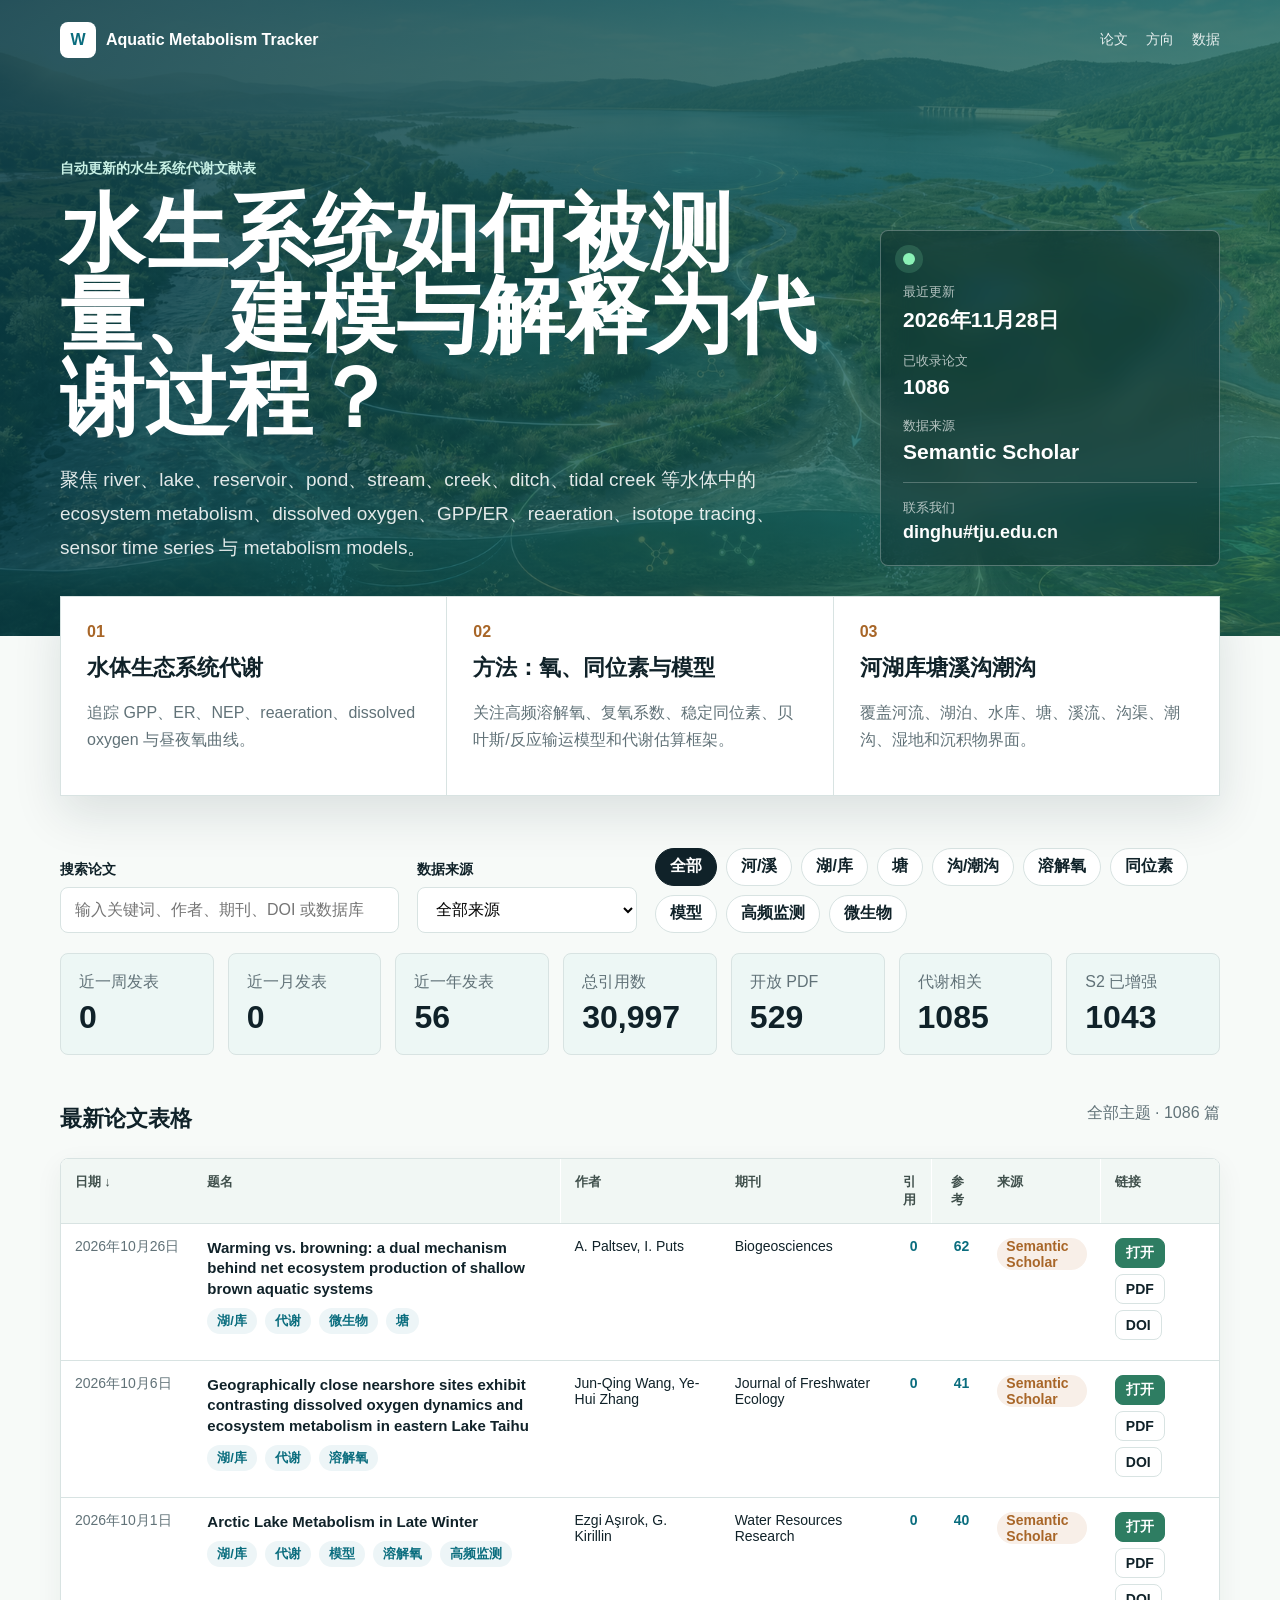
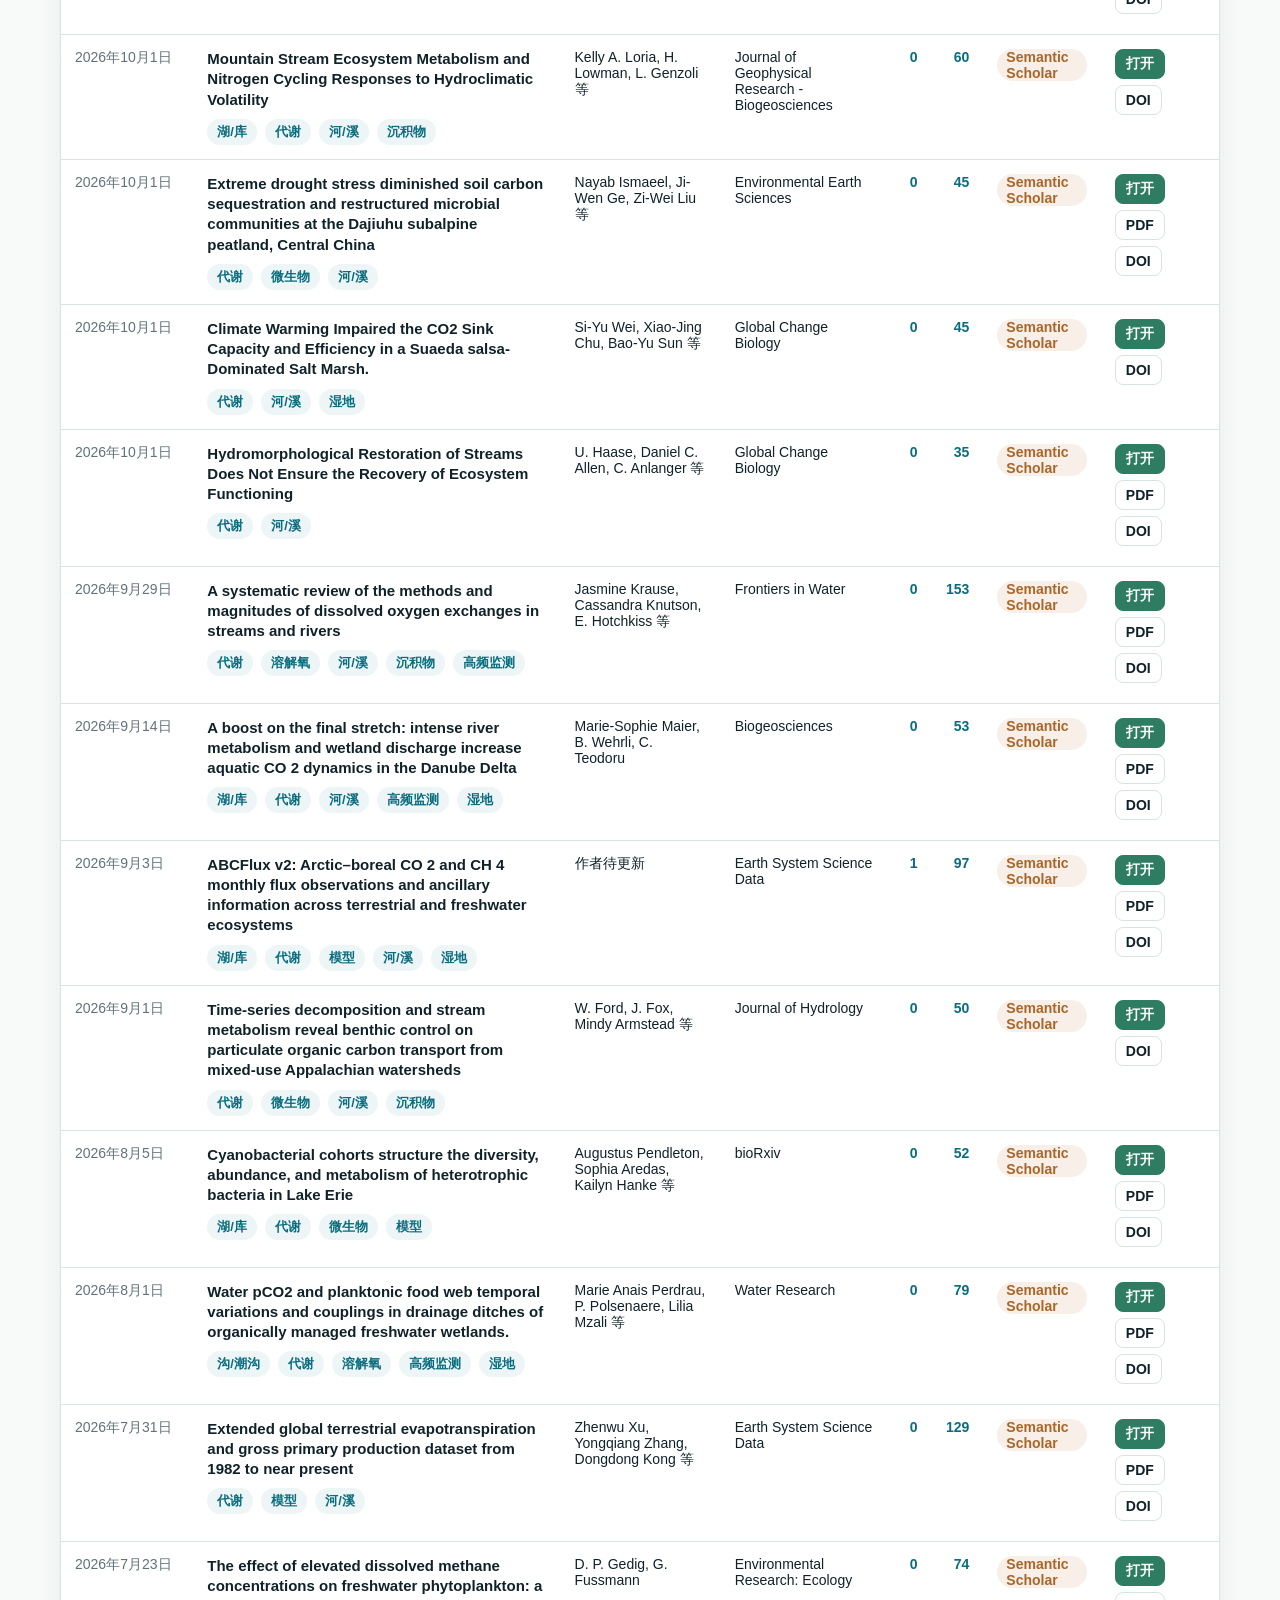
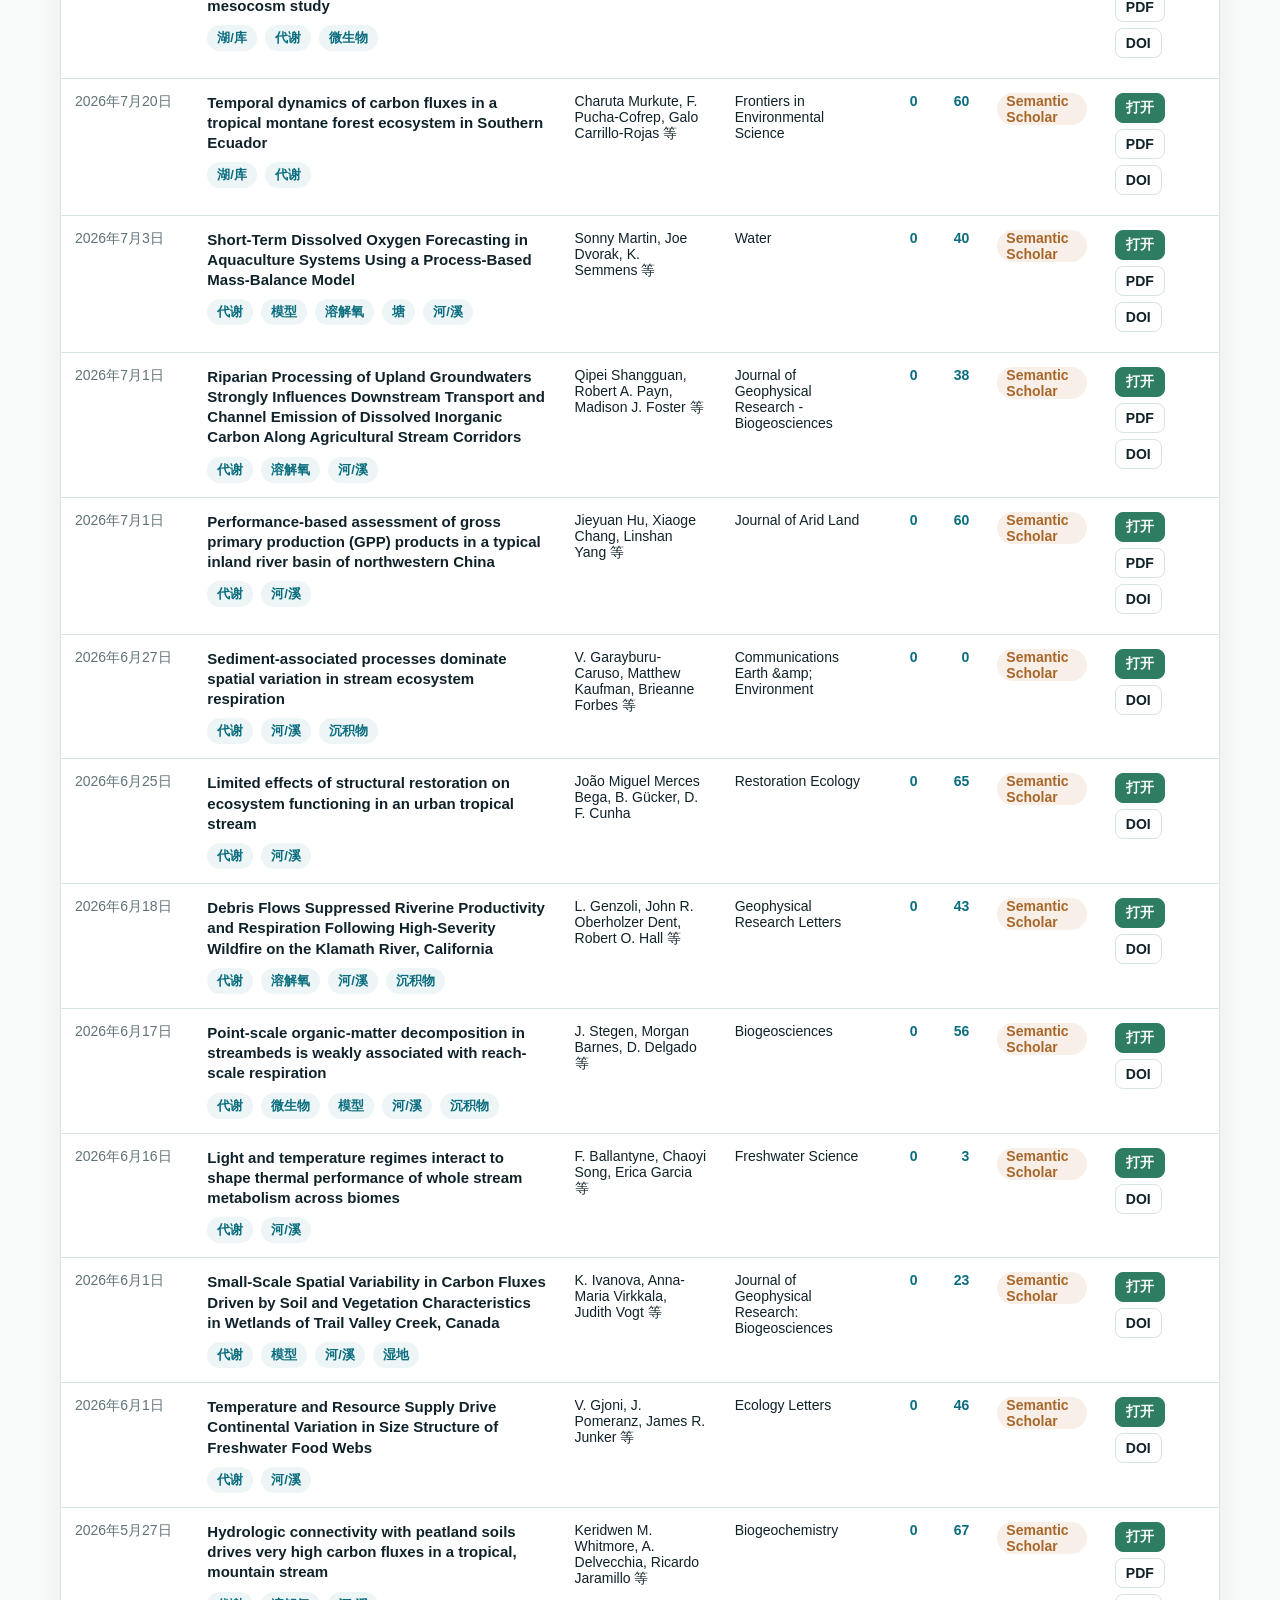
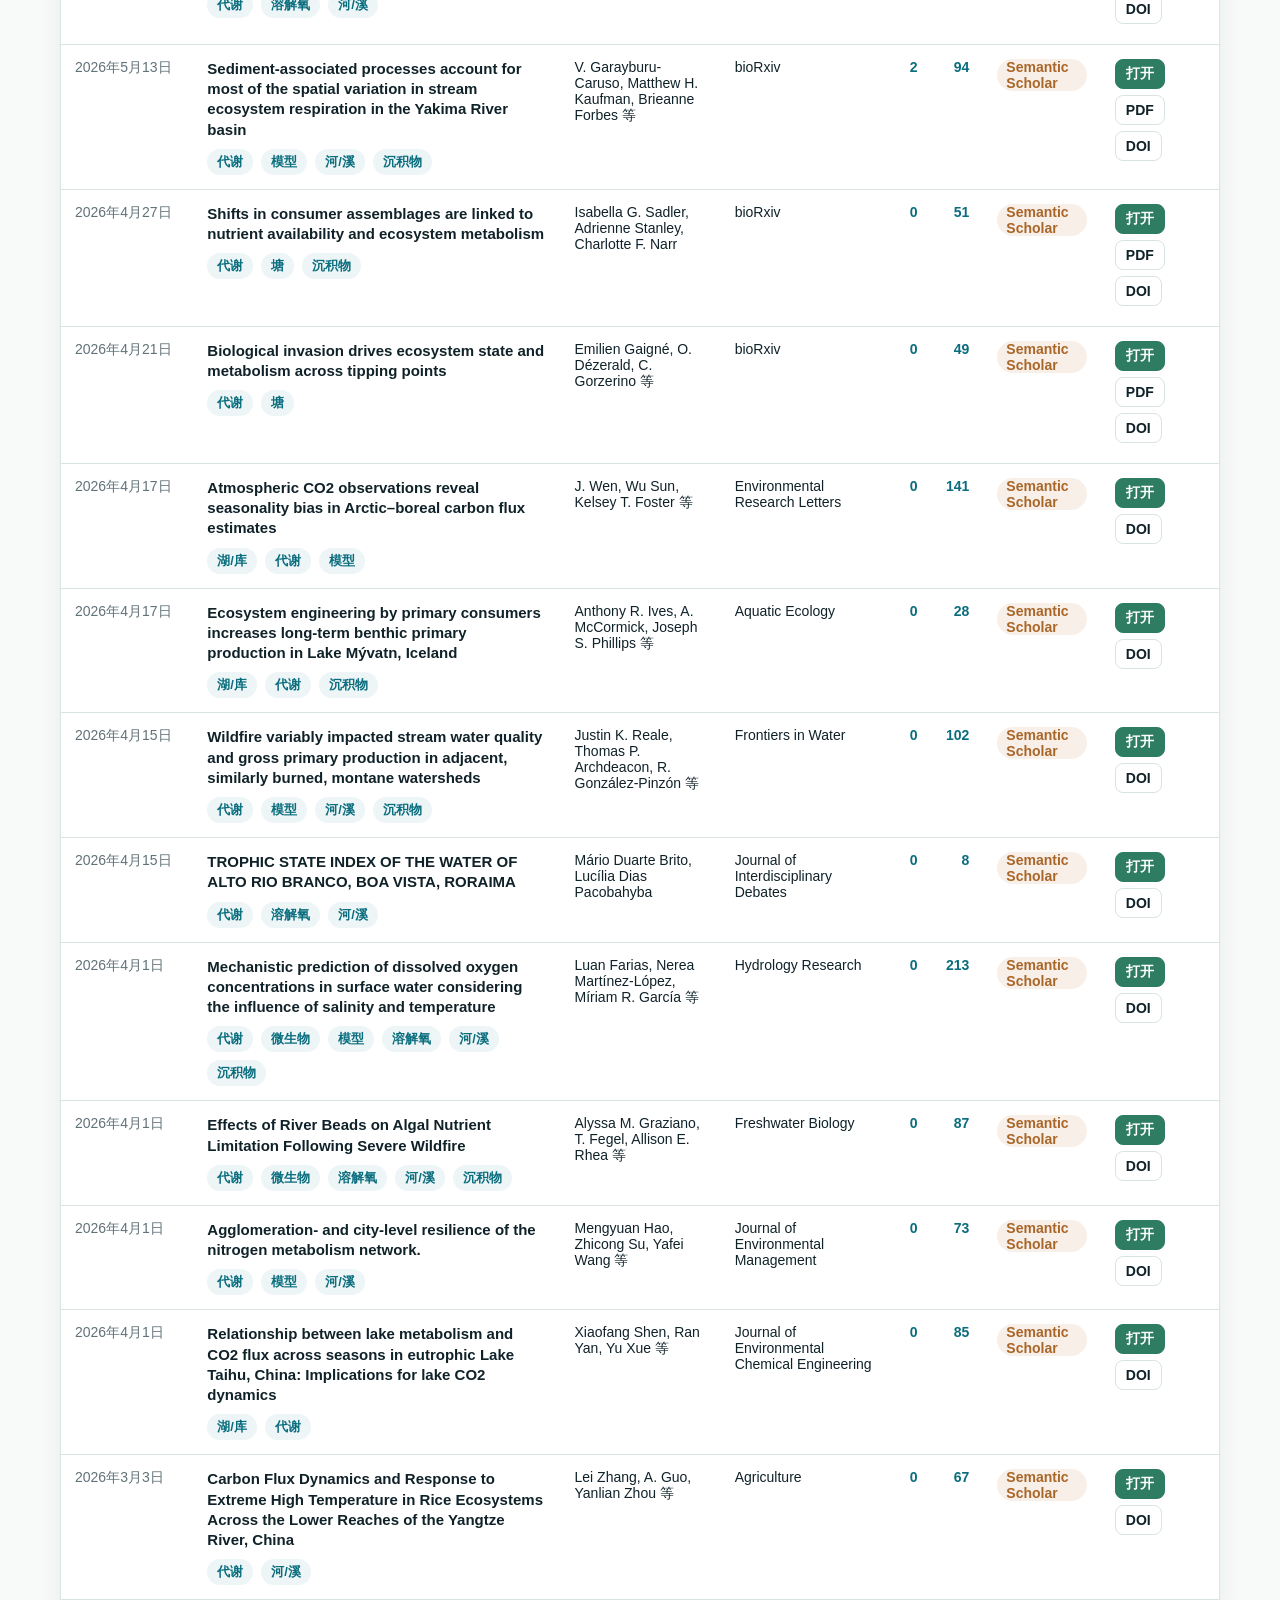
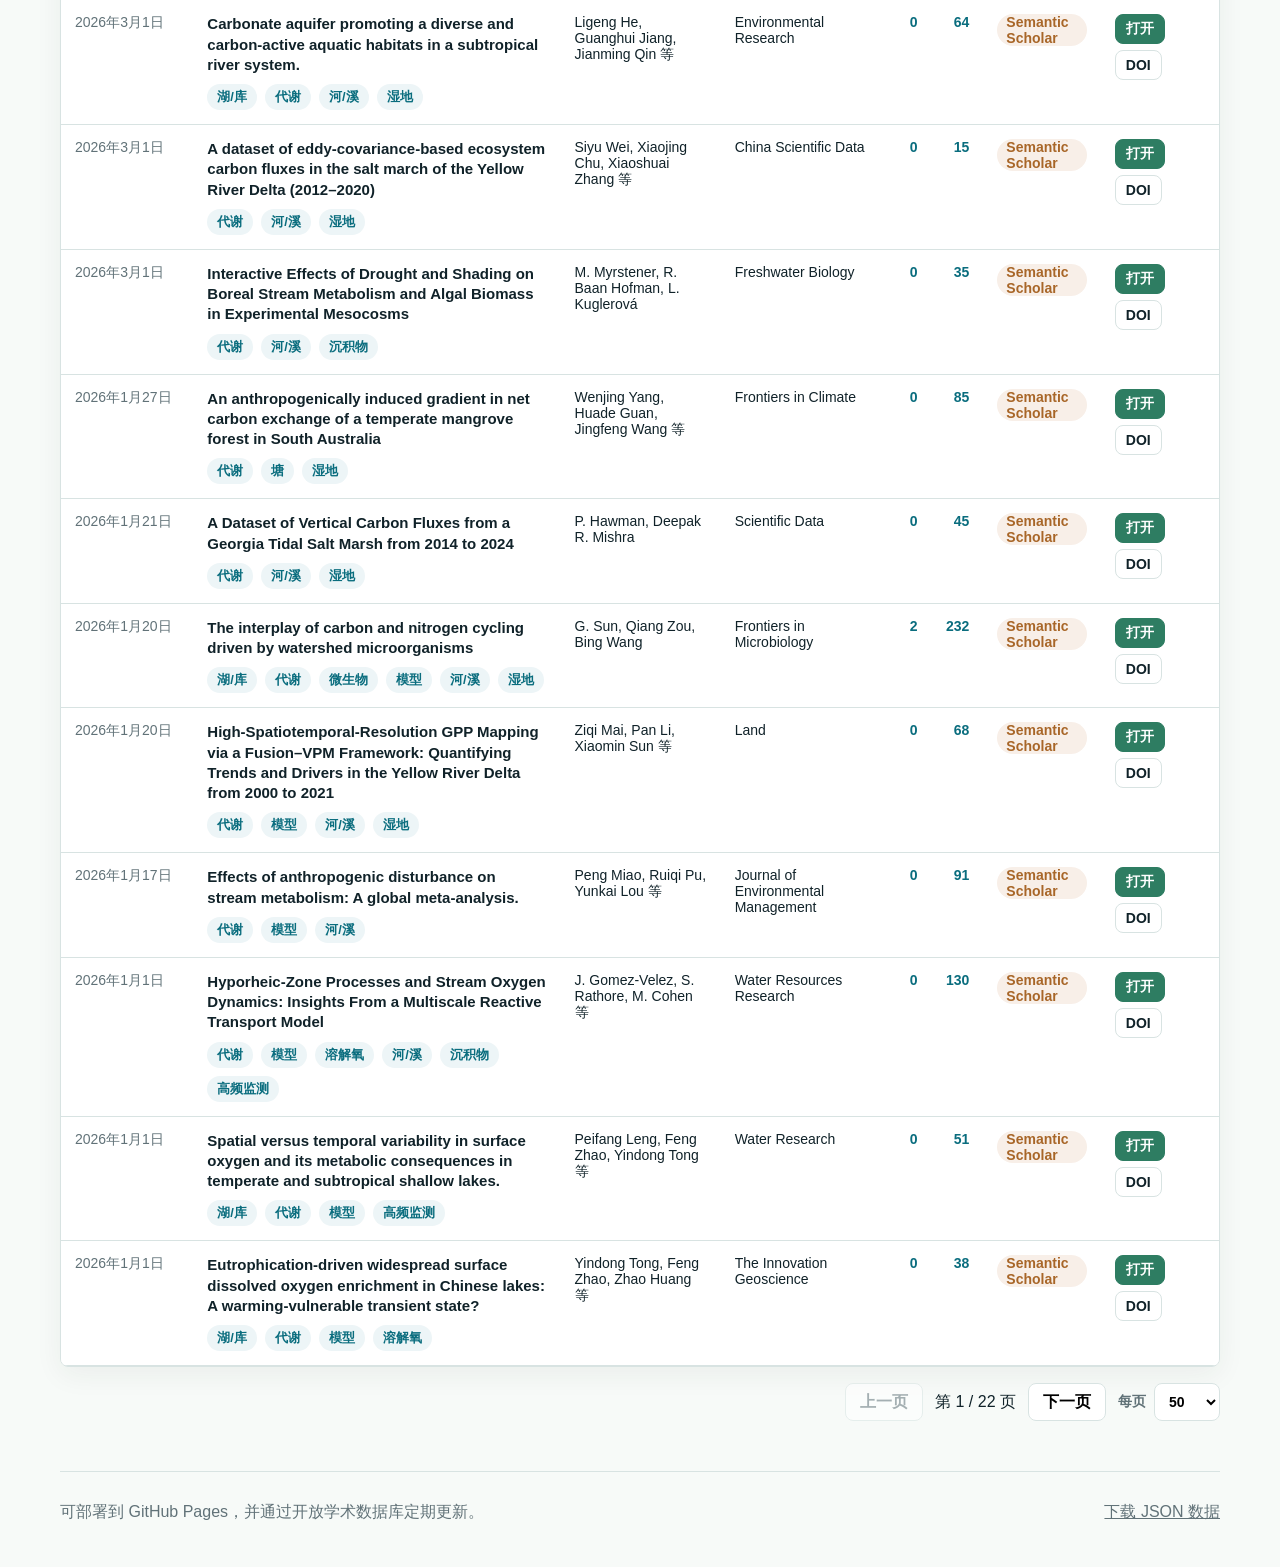
<file: index.html>
<!doctype html>
<html lang="zh-CN">
  <head>
    <meta charset="utf-8">
    <meta name="viewport" content="width=device-width, initial-scale=1">
    <title>水生系统代谢论文追踪</title>
    <meta
      name="description"
      content="自动追踪河、湖、库、塘、溪、沟、潮沟等水生系统中的生态系统代谢、氧浓度、同位素方法和模型相关论文。"
    >
    <link rel="stylesheet" href="assets/styles.css">
  </head>
  <body>
    <header class="site-header">
      <nav class="topbar" aria-label="页面导航">
        <a class="brand" href="./" aria-label="回到首页">
          <span class="brand-mark">W</span>
          <span>Aquatic Metabolism Tracker</span>
        </a>
        <div class="nav-actions">
          <a href="#papers">论文</a>
          <a href="#about">方向</a>
          <a href="data/papers.json">数据</a>
        </div>
      </nav>

      <section class="hero">
        <div class="hero-copy">
          <p class="eyebrow">自动更新的水生系统代谢文献表</p>
          <h1>水生系统如何被测量、建模与解释为代谢过程？</h1>
          <p class="lead">
            聚焦 river、lake、reservoir、pond、stream、creek、ditch、tidal creek 等水体中的 ecosystem metabolism、dissolved oxygen、GPP/ER、reaeration、isotope tracing、sensor time series 与 metabolism models。
          </p>
        </div>
        <aside class="hero-panel" aria-label="追踪状态">
          <span class="status-dot" aria-hidden="true"></span>
          <div>
            <p class="panel-label">最近更新</p>
            <strong id="last-updated">读取中</strong>
          </div>
          <div>
            <p class="panel-label">已收录论文</p>
            <strong id="paper-count">0</strong>
          </div>
          <div>
            <p class="panel-label">数据来源</p>
            <strong id="source-count">Semantic Scholar</strong>
          </div>
          <div class="contact-panel">
            <p class="panel-label">联系我们</p>
            <strong>dinghu#tju.edu.cn</strong>
          </div>
        </aside>
      </section>
    </header>

    <main>
      <section class="focus-strip" id="about" aria-label="研究方向">
        <article>
          <span>01</span>
          <h2>水体生态系统代谢</h2>
          <p>追踪 GPP、ER、NEP、reaeration、dissolved oxygen 与昼夜氧曲线。</p>
        </article>
        <article>
          <span>02</span>
          <h2>方法：氧、同位素与模型</h2>
          <p>关注高频溶解氧、复氧系数、稳定同位素、贝叶斯/反应输运模型和代谢估算框架。</p>
        </article>
        <article>
          <span>03</span>
          <h2>河湖库塘溪沟潮沟</h2>
          <p>覆盖河流、湖泊、水库、塘、溪流、沟渠、潮沟、湿地和沉积物界面。</p>
        </article>
      </section>

      <section class="toolbar" id="papers" aria-label="论文筛选">
        <div class="search-box">
          <label for="search">搜索论文</label>
          <input id="search" type="search" placeholder="输入关键词、作者、期刊、DOI 或数据库 ID">
        </div>
        <div class="search-box">
          <label for="source-filter">数据来源</label>
          <select id="source-filter">
            <option value="all">全部来源</option>
          </select>
        </div>
        <div class="filter-row" aria-label="按主题筛选">
          <button class="chip active" type="button" data-filter="all">全部</button>
          <button class="chip" type="button" data-filter="river">河/溪</button>
          <button class="chip" type="button" data-filter="lake">湖/库</button>
          <button class="chip" type="button" data-filter="pond">塘</button>
          <button class="chip" type="button" data-filter="ditch">沟/潮沟</button>
          <button class="chip" type="button" data-filter="oxygen">溶解氧</button>
          <button class="chip" type="button" data-filter="isotope">同位素</button>
          <button class="chip" type="button" data-filter="model">模型</button>
          <button class="chip" type="button" data-filter="sensor">高频监测</button>
          <button class="chip" type="button" data-filter="microbe">微生物</button>
        </div>
      </section>

      <section class="summary-grid" aria-label="论文统计">
        <div>
          <p>近一周发表</p>
          <strong id="week-count">0</strong>
        </div>
        <div>
          <p>近一月发表</p>
          <strong id="month-count">0</strong>
        </div>
        <div>
          <p>近一年发表</p>
          <strong id="year-count">0</strong>
        </div>
        <div>
          <p>总引用数</p>
          <strong id="citation-total">0</strong>
        </div>
        <div>
          <p>开放 PDF</p>
          <strong id="pdf-count">0</strong>
        </div>
        <div>
          <p>代谢相关</p>
          <strong id="metabolism-count">0</strong>
        </div>
        <div>
          <p>S2 已增强</p>
          <strong id="semantic-count">0</strong>
        </div>
      </section>

      <section class="paper-list" aria-live="polite">
        <div class="list-header">
          <h2>最新论文表格</h2>
          <p id="result-count">正在读取数据</p>
        </div>
        <div class="table-wrap">
          <table>
            <thead>
              <tr>
                <th><button type="button" data-sort="publication_date">日期 <span></span></button></th>
                <th><button type="button" data-sort="title">题名 <span></span></button></th>
                <th><button type="button" data-sort="authors">作者 <span></span></button></th>
                <th><button type="button" data-sort="journal">期刊 <span></span></button></th>
                <th><button type="button" data-sort="citation_count">引用 <span></span></button></th>
                <th><button type="button" data-sort="reference_count">参考 <span></span></button></th>
                <th><button type="button" data-sort="source">来源 <span></span></button></th>
                <th>链接</th>
              </tr>
            </thead>
            <tbody id="papers-body"></tbody>
          </table>
        </div>
        <p id="empty-state" class="empty-state" hidden>没有匹配的论文，换一个关键词试试。</p>
        <div class="pager" aria-label="论文分页">
          <button id="prev-page" type="button">上一页</button>
          <span id="page-status">第 1 页</span>
          <button id="next-page" type="button">下一页</button>
          <label>
            每页
            <select id="page-size">
              <option value="25">25</option>
              <option value="50" selected>50</option>
              <option value="100">100</option>
            </select>
          </label>
        </div>
      </section>

    </main>

    <footer class="site-footer">
      <p>可部署到 GitHub Pages，并通过开放学术数据库定期更新。</p>
      <a href="data/papers.json">下载 JSON 数据</a>
    </footer>

    <script src="data/papers.js"></script>
    <script src="assets/app.js" defer></script>
  </body>
</html>
</file>
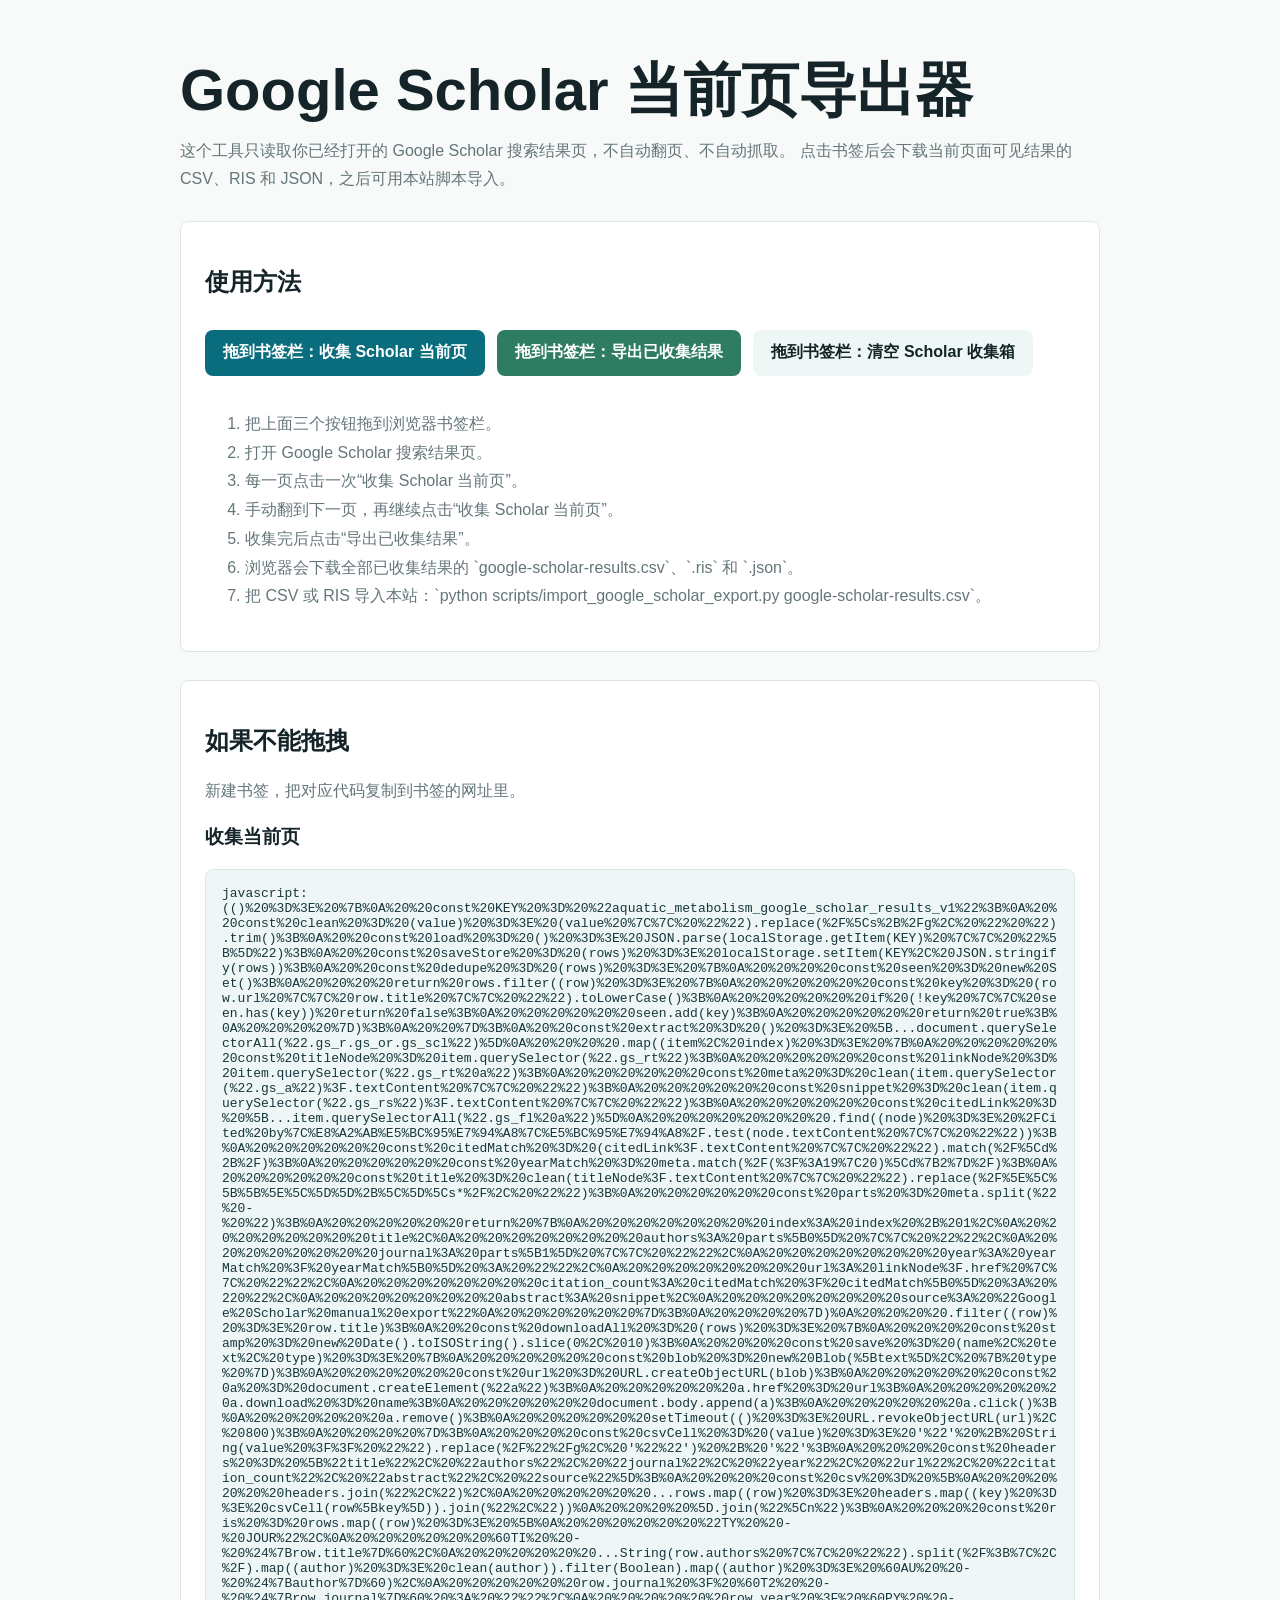
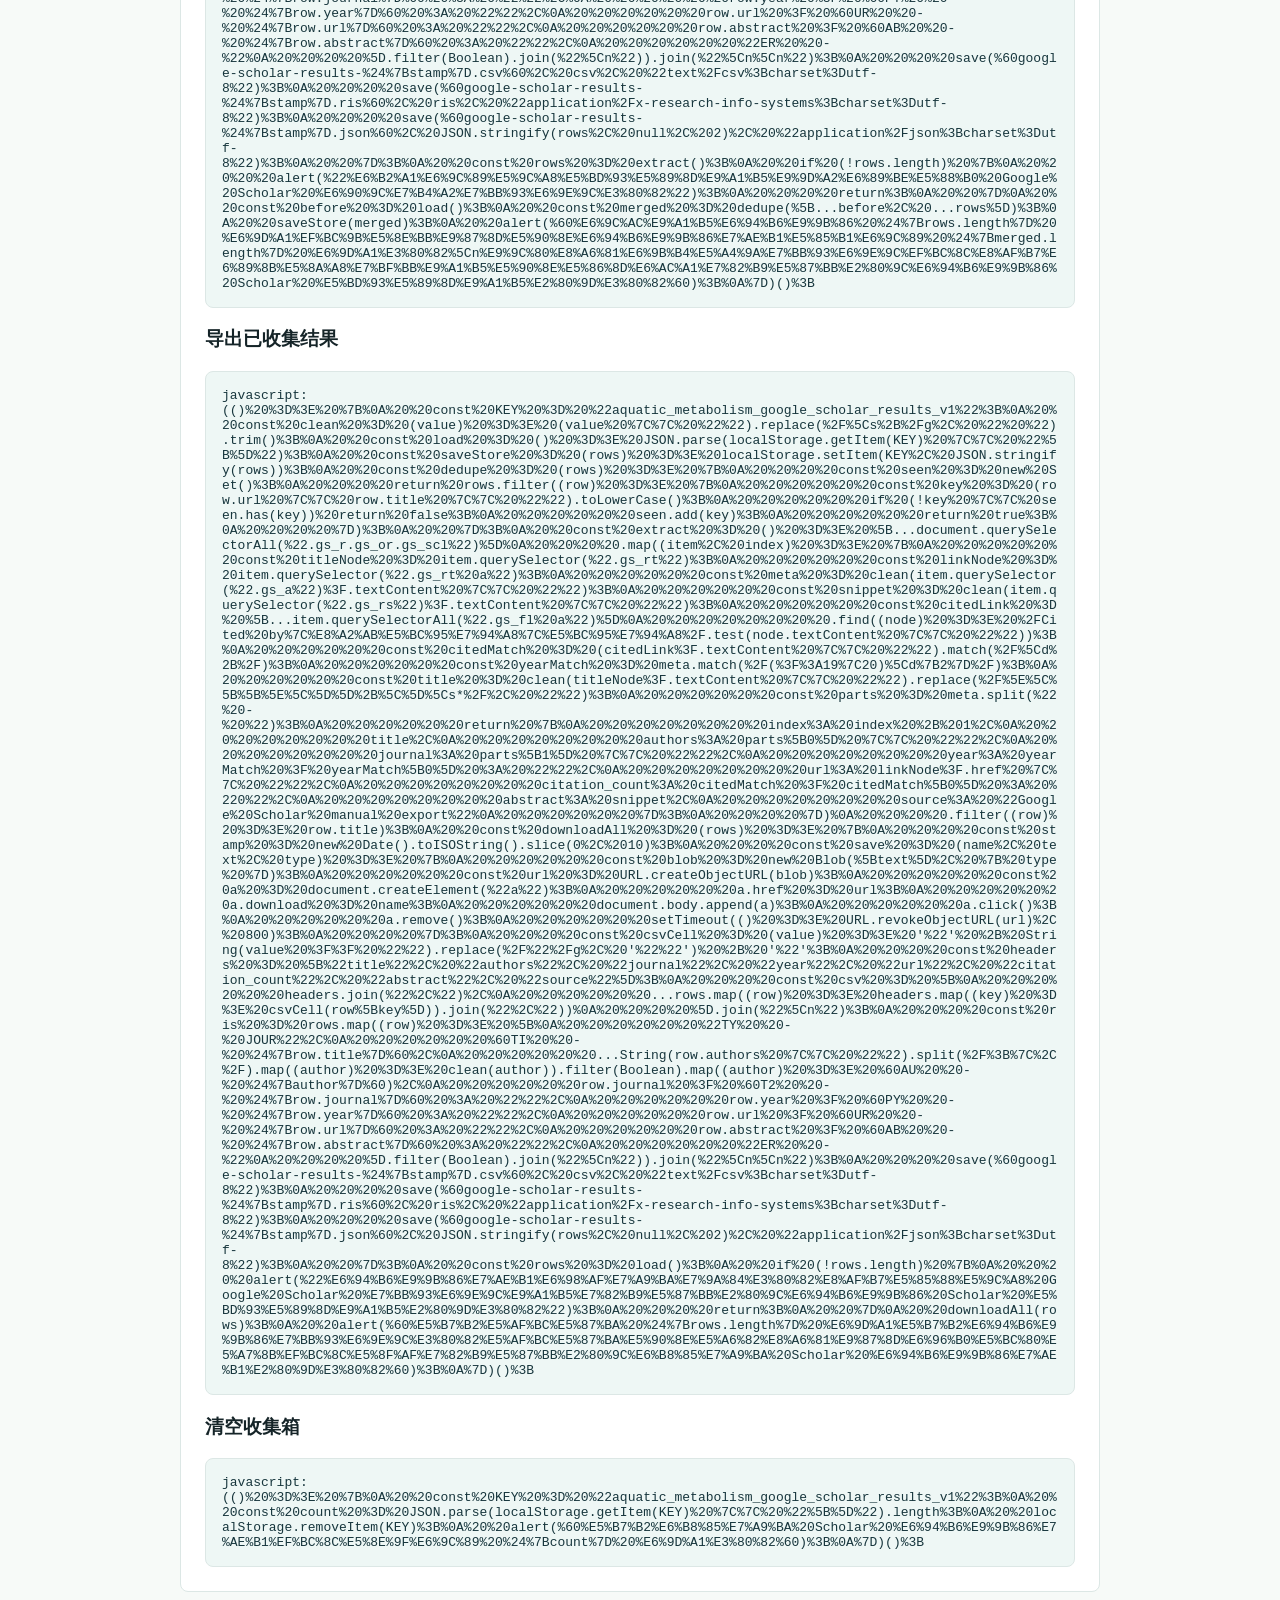
<file: tools/google-scholar-exporter.html>
<!doctype html>
<html lang="zh-CN">
  <head>
    <meta charset="utf-8">
    <meta name="viewport" content="width=device-width, initial-scale=1">
    <title>Google Scholar 当前页导出器</title>
    <style>
      :root {
        color-scheme: light;
        --ink: #152428;
        --muted: #64767a;
        --line: #dce7e5;
        --teal: #0a6d7e;
        --soft: #eef7f5;
      }

      * {
        box-sizing: border-box;
      }

      body {
        margin: 0;
        font-family: Inter, "Segoe UI", "Microsoft YaHei", sans-serif;
        color: var(--ink);
        background: #f7faf8;
      }

      main {
        width: min(920px, calc(100% - 36px));
        margin: 0 auto;
        padding: 60px 0;
      }

      h1 {
        margin: 0 0 14px;
        font-size: clamp(34px, 6vw, 58px);
        line-height: 1.05;
      }

      p {
        color: var(--muted);
        line-height: 1.75;
      }

      .card {
        margin-top: 28px;
        padding: 24px;
        border: 1px solid var(--line);
        border-radius: 8px;
        background: #fff;
      }

      .bookmarklet {
        display: inline-flex;
        align-items: center;
        min-height: 46px;
        margin: 12px 0 18px;
        padding: 0 18px;
        border-radius: 8px;
        color: #fff;
        background: var(--teal);
        font-weight: 800;
        text-decoration: none;
      }

      .bookmarklet + .bookmarklet {
        margin-left: 8px;
      }

      .bookmarklet.secondary {
        background: #2e7d62;
      }

      .bookmarklet.quiet {
        color: var(--ink);
        background: var(--soft);
      }

      ol {
        color: var(--muted);
        line-height: 1.8;
      }

      code {
        display: block;
        white-space: pre-wrap;
        overflow-wrap: anywhere;
        padding: 16px;
        border: 1px solid var(--line);
        border-radius: 8px;
        background: var(--soft);
        color: #17363d;
      }
    </style>
  </head>
  <body>
    <main>
      <h1>Google Scholar 当前页导出器</h1>
      <p>
        这个工具只读取你已经打开的 Google Scholar 搜索结果页，不自动翻页、不自动抓取。
        点击书签后会下载当前页面可见结果的 CSV、RIS 和 JSON，之后可用本站脚本导入。
      </p>

      <section class="card">
        <h2>使用方法</h2>
        <a id="collect-bookmarklet" class="bookmarklet" href="#">拖到书签栏：收集 Scholar 当前页</a>
        <a id="export-bookmarklet" class="bookmarklet secondary" href="#">拖到书签栏：导出已收集结果</a>
        <a id="reset-bookmarklet" class="bookmarklet quiet" href="#">拖到书签栏：清空 Scholar 收集箱</a>
        <ol>
          <li>把上面三个按钮拖到浏览器书签栏。</li>
          <li>打开 Google Scholar 搜索结果页。</li>
          <li>每一页点击一次“收集 Scholar 当前页”。</li>
          <li>手动翻到下一页，再继续点击“收集 Scholar 当前页”。</li>
          <li>收集完后点击“导出已收集结果”。</li>
          <li>浏览器会下载全部已收集结果的 `google-scholar-results.csv`、`.ris` 和 `.json`。</li>
          <li>把 CSV 或 RIS 导入本站：`python scripts/import_google_scholar_export.py google-scholar-results.csv`。</li>
        </ol>
      </section>

      <section class="card">
        <h2>如果不能拖拽</h2>
        <p>新建书签，把对应代码复制到书签的网址里。</p>
        <h3>收集当前页</h3>
        <code id="collect-code"></code>
        <h3>导出已收集结果</h3>
        <code id="export-code"></code>
        <h3>清空收集箱</h3>
        <code id="reset-code"></code>
      </section>
    </main>

    <script>
      const shared = `const KEY = "aquatic_metabolism_google_scholar_results_v1";
  const clean = (value) => (value || "").replace(/\\s+/g, " ").trim();
  const load = () => JSON.parse(localStorage.getItem(KEY) || "[]");
  const saveStore = (rows) => localStorage.setItem(KEY, JSON.stringify(rows));
  const dedupe = (rows) => {
    const seen = new Set();
    return rows.filter((row) => {
      const key = (row.url || row.title || "").toLowerCase();
      if (!key || seen.has(key)) return false;
      seen.add(key);
      return true;
    });
  };
  const extract = () => [...document.querySelectorAll(".gs_r.gs_or.gs_scl")]
    .map((item, index) => {
      const titleNode = item.querySelector(".gs_rt");
      const linkNode = item.querySelector(".gs_rt a");
      const meta = clean(item.querySelector(".gs_a")?.textContent || "");
      const snippet = clean(item.querySelector(".gs_rs")?.textContent || "");
      const citedLink = [...item.querySelectorAll(".gs_fl a")]
        .find((node) => /Cited by|被引用|引用/.test(node.textContent || ""));
      const citedMatch = (citedLink?.textContent || "").match(/\\d+/);
      const yearMatch = meta.match(/(?:19|20)\\d{2}/);
      const title = clean(titleNode?.textContent || "").replace(/^\\[[^\\]]+\\]\\s*/, "");
      const parts = meta.split(" - ");
      return {
        index: index + 1,
        title,
        authors: parts[0] || "",
        journal: parts[1] || "",
        year: yearMatch ? yearMatch[0] : "",
        url: linkNode?.href || "",
        citation_count: citedMatch ? citedMatch[0] : "0",
        abstract: snippet,
        source: "Google Scholar manual export"
      };
    })
    .filter((row) => row.title);
  const downloadAll = (rows) => {
    const stamp = new Date().toISOString().slice(0, 10);
    const save = (name, text, type) => {
      const blob = new Blob([text], { type });
      const url = URL.createObjectURL(blob);
      const a = document.createElement("a");
      a.href = url;
      a.download = name;
      document.body.append(a);
      a.click();
      a.remove();
      setTimeout(() => URL.revokeObjectURL(url), 800);
    };
    const csvCell = (value) => '"' + String(value ?? "").replace(/"/g, '""') + '"';
    const headers = ["title", "authors", "journal", "year", "url", "citation_count", "abstract", "source"];
    const csv = [
      headers.join(","),
      ...rows.map((row) => headers.map((key) => csvCell(row[key])).join(","))
    ].join("\\n");
    const ris = rows.map((row) => [
      "TY  - JOUR",
      \`TI  - \${row.title}\`,
      ...String(row.authors || "").split(/;|,/).map((author) => clean(author)).filter(Boolean).map((author) => \`AU  - \${author}\`),
      row.journal ? \`T2  - \${row.journal}\` : "",
      row.year ? \`PY  - \${row.year}\` : "",
      row.url ? \`UR  - \${row.url}\` : "",
      row.abstract ? \`AB  - \${row.abstract}\` : "",
      "ER  -"
    ].filter(Boolean).join("\\n")).join("\\n\\n");
    save(\`google-scholar-results-\${stamp}.csv\`, csv, "text/csv;charset=utf-8");
    save(\`google-scholar-results-\${stamp}.ris\`, ris, "application/x-research-info-systems;charset=utf-8");
    save(\`google-scholar-results-\${stamp}.json\`, JSON.stringify(rows, null, 2), "application/json;charset=utf-8");
  };`;

      const collectSource = `(() => {
  ${shared}
  const rows = extract();
  if (!rows.length) {
    alert("没有在当前页面找到 Google Scholar 搜索结果。");
    return;
  }
  const before = load();
  const merged = dedupe([...before, ...rows]);
  saveStore(merged);
  alert(\`本页收集 \${rows.length} 条；去重后收集箱共有 \${merged.length} 条。\\n需要更多结果，请手动翻页后再次点击“收集 Scholar 当前页”。\`);
})();`;

      const exportSource = `(() => {
  ${shared}
  const rows = load();
  if (!rows.length) {
    alert("收集箱是空的。请先在 Google Scholar 结果页点击“收集 Scholar 当前页”。");
    return;
  }
  downloadAll(rows);
  alert(\`已导出 \${rows.length} 条已收集结果。导出后如要重新开始，可点击“清空 Scholar 收集箱”。\`);
})();`;

      const resetSource = `(() => {
  const KEY = "aquatic_metabolism_google_scholar_results_v1";
  const count = JSON.parse(localStorage.getItem(KEY) || "[]").length;
  localStorage.removeItem(KEY);
  alert(\`已清空 Scholar 收集箱，原有 \${count} 条。\`);
})();`;

      const oldSinglePageSource = `(() => {
  const clean = (value) => (value || "").replace(/\\s+/g, " ").trim();
  const rows = [...document.querySelectorAll(".gs_r.gs_or.gs_scl")]
    .map((item, index) => {
      const titleNode = item.querySelector(".gs_rt");
      const linkNode = item.querySelector(".gs_rt a");
      const meta = clean(item.querySelector(".gs_a")?.textContent || "");
      const snippet = clean(item.querySelector(".gs_rs")?.textContent || "");
      const citedLink = [...item.querySelectorAll(".gs_fl a")]
        .find((node) => /Cited by|被引用|引用/.test(node.textContent || ""));
      const citedMatch = (citedLink?.textContent || "").match(/\\d+/);
      const yearMatch = meta.match(/(?:19|20)\\d{2}/);
      const title = clean(titleNode?.textContent || "").replace(/^\\[[^\\]]+\\]\\s*/, "");
      const parts = meta.split(" - ");
      return {
        index: index + 1,
        title,
        authors: parts[0] || "",
        journal: parts[1] || "",
        year: yearMatch ? yearMatch[0] : "",
        url: linkNode?.href || "",
        citation_count: citedMatch ? citedMatch[0] : "0",
        abstract: snippet,
        source: "Google Scholar manual export"
      };
    })
    .filter((row) => row.title);

  if (!rows.length) {
    alert("没有在当前页面找到 Google Scholar 搜索结果。");
    return;
  }

  const stamp = new Date().toISOString().slice(0, 10);
  const save = (name, text, type) => {
    const blob = new Blob([text], { type });
    const url = URL.createObjectURL(blob);
    const a = document.createElement("a");
    a.href = url;
    a.download = name;
    document.body.append(a);
    a.click();
    a.remove();
    setTimeout(() => URL.revokeObjectURL(url), 800);
  };
  const csvCell = (value) => '"' + String(value ?? "").replace(/"/g, '""') + '"';
  const headers = ["title", "authors", "journal", "year", "url", "citation_count", "abstract", "source"];
  const csv = [
    headers.join(","),
    ...rows.map((row) => headers.map((key) => csvCell(row[key])).join(","))
  ].join("\\n");
  const ris = rows.map((row) => [
    "TY  - JOUR",
    \`TI  - \${row.title}\`,
    ...String(row.authors || "").split(/;|,/).map((author) => clean(author)).filter(Boolean).map((author) => \`AU  - \${author}\`),
    row.journal ? \`T2  - \${row.journal}\` : "",
    row.year ? \`PY  - \${row.year}\` : "",
    row.url ? \`UR  - \${row.url}\` : "",
    row.abstract ? \`AB  - \${row.abstract}\` : "",
    "ER  -"
  ].filter(Boolean).join("\\n")).join("\\n\\n");

  save(\`google-scholar-results-\${stamp}.csv\`, csv, "text/csv;charset=utf-8");
  save(\`google-scholar-results-\${stamp}.ris\`, ris, "application/x-research-info-systems;charset=utf-8");
  save(\`google-scholar-results-\${stamp}.json\`, JSON.stringify(rows, null, 2), "application/json;charset=utf-8");
  alert(\`已导出 \${rows.length} 条当前页结果。\\n如需更多结果，请手动翻到下一页后再次点击书签。\`);
})();`;

      const makeBookmarklet = (value) => `javascript:${encodeURIComponent(value)}`;
      const collectBookmarklet = makeBookmarklet(collectSource);
      const exportBookmarklet = makeBookmarklet(exportSource);
      const resetBookmarklet = makeBookmarklet(resetSource);

      document.querySelector("#collect-bookmarklet").href = collectBookmarklet;
      document.querySelector("#export-bookmarklet").href = exportBookmarklet;
      document.querySelector("#reset-bookmarklet").href = resetBookmarklet;
      document.querySelector("#collect-code").textContent = collectBookmarklet;
      document.querySelector("#export-code").textContent = exportBookmarklet;
      document.querySelector("#reset-code").textContent = resetBookmarklet;
    </script>
  </body>
</html>
</file>
<file: assets/styles.css>
:root {
  color-scheme: light;
  --ink: #102229;
  --muted: #617278;
  --line: #d8e3e2;
  --surface: #ffffff;
  --soft: #edf7f5;
  --teal: #0a6d7e;
  --green: #2e7d62;
  --ochre: #a86628;
  --shadow: 0 18px 45px rgba(17, 45, 52, 0.12);
}

* {
  box-sizing: border-box;
}

body {
  margin: 0;
  font-family: Inter, "Segoe UI", "Microsoft YaHei", sans-serif;
  color: var(--ink);
  background: #f7faf8;
}

a {
  color: inherit;
}

.site-header {
  min-height: 620px;
  display: flex;
  flex-direction: column;
  color: #fff;
  background:
    linear-gradient(115deg, rgba(4, 55, 66, 0.86), rgba(25, 109, 91, 0.7)),
    url("water-metabolism-hero.png") center/cover;
}

.topbar,
.hero,
main,
.site-footer {
  width: min(1160px, calc(100% - 40px));
  margin: 0 auto;
}

.topbar {
  display: flex;
  align-items: center;
  justify-content: space-between;
  gap: 20px;
  padding: 22px 0;
}

.brand {
  display: inline-flex;
  align-items: center;
  gap: 10px;
  font-weight: 800;
  text-decoration: none;
}

.brand-mark {
  display: grid;
  place-items: center;
  width: 36px;
  height: 36px;
  border-radius: 8px;
  color: var(--teal);
  background: #fff;
}

.nav-actions {
  display: flex;
  gap: 18px;
  font-size: 14px;
}

.nav-actions a {
  text-decoration: none;
  opacity: 0.88;
}

.hero {
  flex: 1;
  display: grid;
  grid-template-columns: minmax(0, 1fr) 340px;
  align-items: end;
  gap: 36px;
  padding: 80px 0 70px;
}

.hero-copy {
  max-width: 820px;
}

.eyebrow {
  margin: 0 0 14px;
  color: #c7f0e5;
  font-size: 14px;
  font-weight: 800;
  text-transform: uppercase;
}

h1 {
  margin: 0;
  max-width: 860px;
  font-size: clamp(42px, 7vw, 84px);
  line-height: 0.98;
}

.lead {
  max-width: 760px;
  margin: 24px 0 0;
  color: rgba(255, 255, 255, 0.88);
  font-size: 19px;
  line-height: 1.8;
}

.hero-panel {
  display: grid;
  gap: 18px;
  padding: 22px;
  border: 1px solid rgba(255, 255, 255, 0.28);
  border-radius: 8px;
  background: rgba(7, 34, 37, 0.42);
  backdrop-filter: blur(14px);
  box-shadow: var(--shadow);
}

.status-dot {
  width: 12px;
  height: 12px;
  border-radius: 50%;
  background: #8bf2b6;
  box-shadow: 0 0 0 8px rgba(139, 242, 182, 0.16);
}

.panel-label {
  margin: 0 0 5px;
  color: rgba(255, 255, 255, 0.68);
  font-size: 13px;
}

.hero-panel strong {
  font-size: 21px;
}

.contact-panel {
  padding-top: 16px;
  border-top: 1px solid rgba(255, 255, 255, 0.24);
}

.contact-panel strong {
  overflow-wrap: anywhere;
  font-size: 18px;
}

main {
  padding: 34px 0 50px;
}

.focus-strip {
  display: grid;
  grid-template-columns: repeat(3, 1fr);
  gap: 1px;
  margin-bottom: -34px;
  border: 1px solid var(--line);
  background: var(--line);
  transform: translateY(-74px);
  box-shadow: var(--shadow);
}

.focus-strip article {
  min-height: 174px;
  padding: 26px;
  background: var(--surface);
}

.focus-strip span {
  color: var(--ochre);
  font-weight: 900;
}

.focus-strip h2,
.list-header h2 {
  margin: 12px 0 8px;
  font-size: 22px;
}

.focus-strip p,
.list-header p,
.site-footer {
  color: var(--muted);
  line-height: 1.7;
}

.toolbar {
  display: grid;
  grid-template-columns: minmax(260px, 1.2fr) 220px minmax(320px, 2fr);
  gap: 18px;
  align-items: end;
  margin: 12px 0 20px;
}

.search-box {
  display: grid;
  gap: 8px;
}

label {
  font-size: 14px;
  font-weight: 800;
}

input,
select {
  width: 100%;
  min-height: 46px;
  padding: 0 14px;
  border: 1px solid var(--line);
  border-radius: 8px;
  font: inherit;
  background: #fff;
}

.filter-row {
  display: flex;
  flex-wrap: wrap;
  gap: 9px;
}

.chip {
  min-height: 38px;
  padding: 0 14px;
  border: 1px solid var(--line);
  border-radius: 999px;
  color: var(--ink);
  background: #fff;
  font: inherit;
  font-weight: 700;
  cursor: pointer;
}

.chip.active {
  color: #fff;
  border-color: var(--ink);
  background: var(--ink);
}

.summary-grid {
  display: grid;
  grid-template-columns: repeat(7, 1fr);
  gap: 14px;
  margin-bottom: 28px;
}

.summary-grid div {
  padding: 18px;
  border: 1px solid var(--line);
  border-radius: 8px;
  background: var(--soft);
}

.summary-grid p {
  margin: 0 0 6px;
  color: var(--muted);
}

.summary-grid strong {
  font-size: 32px;
}

.paper-list {
  display: grid;
  gap: 16px;
}

.related-panel {
  display: grid;
  gap: 16px;
  margin: 18px 0;
}

.related-panel-head {
  display: flex;
  align-items: end;
  justify-content: space-between;
  gap: 16px;
}

.related-panel-head h4 {
  margin: 0;
  color: var(--ink);
  font-size: 16px;
}

.related-panel-head p {
  margin: 0;
  font-size: 13px;
}

.s2-info-grid {
  display: grid;
  grid-template-columns: repeat(4, 1fr);
  gap: 10px;
}

.s2-info-grid div {
  min-height: 76px;
  padding: 12px;
  border: 1px solid var(--line);
  border-radius: 8px;
  background: #fff;
}

.s2-info-grid span {
  display: block;
  margin-bottom: 8px;
  color: var(--muted);
  font-size: 12px;
  font-weight: 800;
}

.s2-info-grid a,
.s2-info-grid strong {
  color: var(--ink);
  overflow-wrap: anywhere;
  font-size: 13px;
}

.related-list {
  display: grid;
  grid-template-columns: repeat(2, 1fr);
  gap: 10px;
}

.related-card {
  padding: 14px;
  border: 1px solid var(--line);
  border-radius: 8px;
  background: #fff;
}

.related-card h5 {
  margin: 0 0 8px;
  font-size: 15px;
  line-height: 1.35;
}

.related-card p {
  margin-bottom: 8px;
}

.related-meta,
.related-links {
  display: flex;
  flex-wrap: wrap;
  gap: 8px;
  margin-top: 8px;
}

.related-meta span {
  color: var(--muted);
  font-size: 12px;
}

.related-links a {
  color: var(--teal);
  font-weight: 800;
  text-decoration: none;
}

.related-abstract {
  font-size: 13px;
}

.list-header {
  display: flex;
  justify-content: space-between;
  align-items: end;
  gap: 16px;
}

.table-wrap {
  overflow-x: auto;
  border: 1px solid var(--line);
  border-radius: 8px;
  background: #fff;
  box-shadow: 0 8px 28px rgba(28, 45, 41, 0.06);
}

table {
  width: 100%;
  min-width: 1160px;
  border-collapse: collapse;
}

th,
td {
  padding: 14px;
  border-bottom: 1px solid var(--line);
  text-align: left;
  vertical-align: top;
  font-size: 14px;
}

th {
  position: sticky;
  top: 0;
  z-index: 1;
  color: #40504c;
  background: #f1f7f4;
  font-size: 13px;
}

th button {
  border: 0;
  padding: 0;
  color: inherit;
  background: transparent;
  font: inherit;
  font-weight: 800;
  cursor: pointer;
}

.paper-row {
  cursor: pointer;
}

.paper-row:hover {
  background: #fbfdfc;
}

.date-cell {
  color: var(--muted);
  white-space: nowrap;
}

.paper-title {
  display: block;
  color: var(--ink);
  font-size: 15px;
  line-height: 1.35;
}

.paper-tags {
  display: flex;
  flex-wrap: wrap;
  gap: 8px;
  margin-top: 9px;
}

.tag {
  display: inline-flex;
  align-items: center;
  min-height: 26px;
  padding: 0 10px;
  border-radius: 999px;
  color: var(--teal);
  background: #edf5f7;
  font-size: 13px;
  font-weight: 800;
}

.source-pill {
  display: inline-flex;
  align-items: center;
  min-height: 26px;
  padding: 0 9px;
  border-radius: 999px;
  color: var(--ochre);
  background: #f8efe8;
  font-weight: 800;
}

.link-cell {
  min-width: 104px;
}

.citation-cell {
  color: var(--teal);
  text-align: right;
  font-variant-numeric: tabular-nums;
  font-weight: 800;
}

.link-cell a {
  min-height: 30px;
  display: inline-flex;
  align-items: center;
  justify-content: center;
  margin: 0 6px 6px 0;
  padding: 0 10px;
  border: 1px solid var(--line);
  border-radius: 8px;
  text-decoration: none;
  font-weight: 800;
}

.link-cell a:first-child {
  color: #fff;
  border-color: var(--green);
  background: var(--green);
}

.detail-row {
  display: none;
}

.detail-row.open {
  display: table-row;
}

.detail-row td {
  padding: 0;
  background: #fbfdfc;
}

.detail-panel {
  padding: 18px 22px 20px;
  border-left: 4px solid var(--green);
}

.detail-panel p {
  margin: 0 0 14px;
  color: #475653;
  line-height: 1.75;
}

.semantic-box {
  margin-bottom: 14px;
  padding: 14px;
  border-radius: 8px;
  background: var(--soft);
}

.semantic-box p {
  margin-bottom: 8px;
}

.detail-panel dl {
  display: grid;
  grid-template-columns: repeat(4, minmax(0, 1fr));
  gap: 14px;
  margin: 0;
}

.detail-panel dt {
  color: var(--muted);
  font-size: 12px;
  font-weight: 800;
}

.detail-panel dd {
  margin: 4px 0 0;
  overflow-wrap: anywhere;
}

.empty-state {
  padding: 22px;
  border: 1px dashed var(--line);
  border-radius: 8px;
  color: var(--muted);
  background: #fff;
}

.pager {
  display: flex;
  flex-wrap: wrap;
  align-items: center;
  justify-content: flex-end;
  gap: 12px;
}

.pager button,
.pager select {
  min-height: 38px;
  border: 1px solid var(--line);
  border-radius: 8px;
  background: #fff;
  font: inherit;
  font-weight: 800;
}

.pager button {
  padding: 0 14px;
  cursor: pointer;
}

.pager button:disabled {
  color: var(--muted);
  cursor: not-allowed;
  opacity: 0.55;
}

.pager label {
  display: inline-flex;
  align-items: center;
  gap: 8px;
  color: var(--muted);
}

.pager select {
  width: auto;
  padding: 0 10px;
}

.site-footer {
  display: flex;
  justify-content: space-between;
  gap: 20px;
  padding: 26px 0 42px;
  border-top: 1px solid var(--line);
}

.site-footer p {
  margin: 0;
}

@media (max-width: 860px) {
  .site-header {
    min-height: 720px;
  }

  .hero,
  .toolbar,
  .s2-info-grid,
  .related-list {
    grid-template-columns: 1fr;
  }

  .hero {
    align-items: start;
    padding-top: 58px;
  }

  .focus-strip,
  .summary-grid {
    grid-template-columns: 1fr;
  }
}

@media (max-width: 560px) {
  .topbar,
  .list-header,
  .site-footer {
    align-items: flex-start;
    flex-direction: column;
  }

  .topbar,
  .hero,
  main,
  .site-footer {
    width: min(100% - 28px, 1160px);
  }

  h1 {
    font-size: 42px;
  }

  .lead {
    font-size: 16px;
  }
}
</file>
